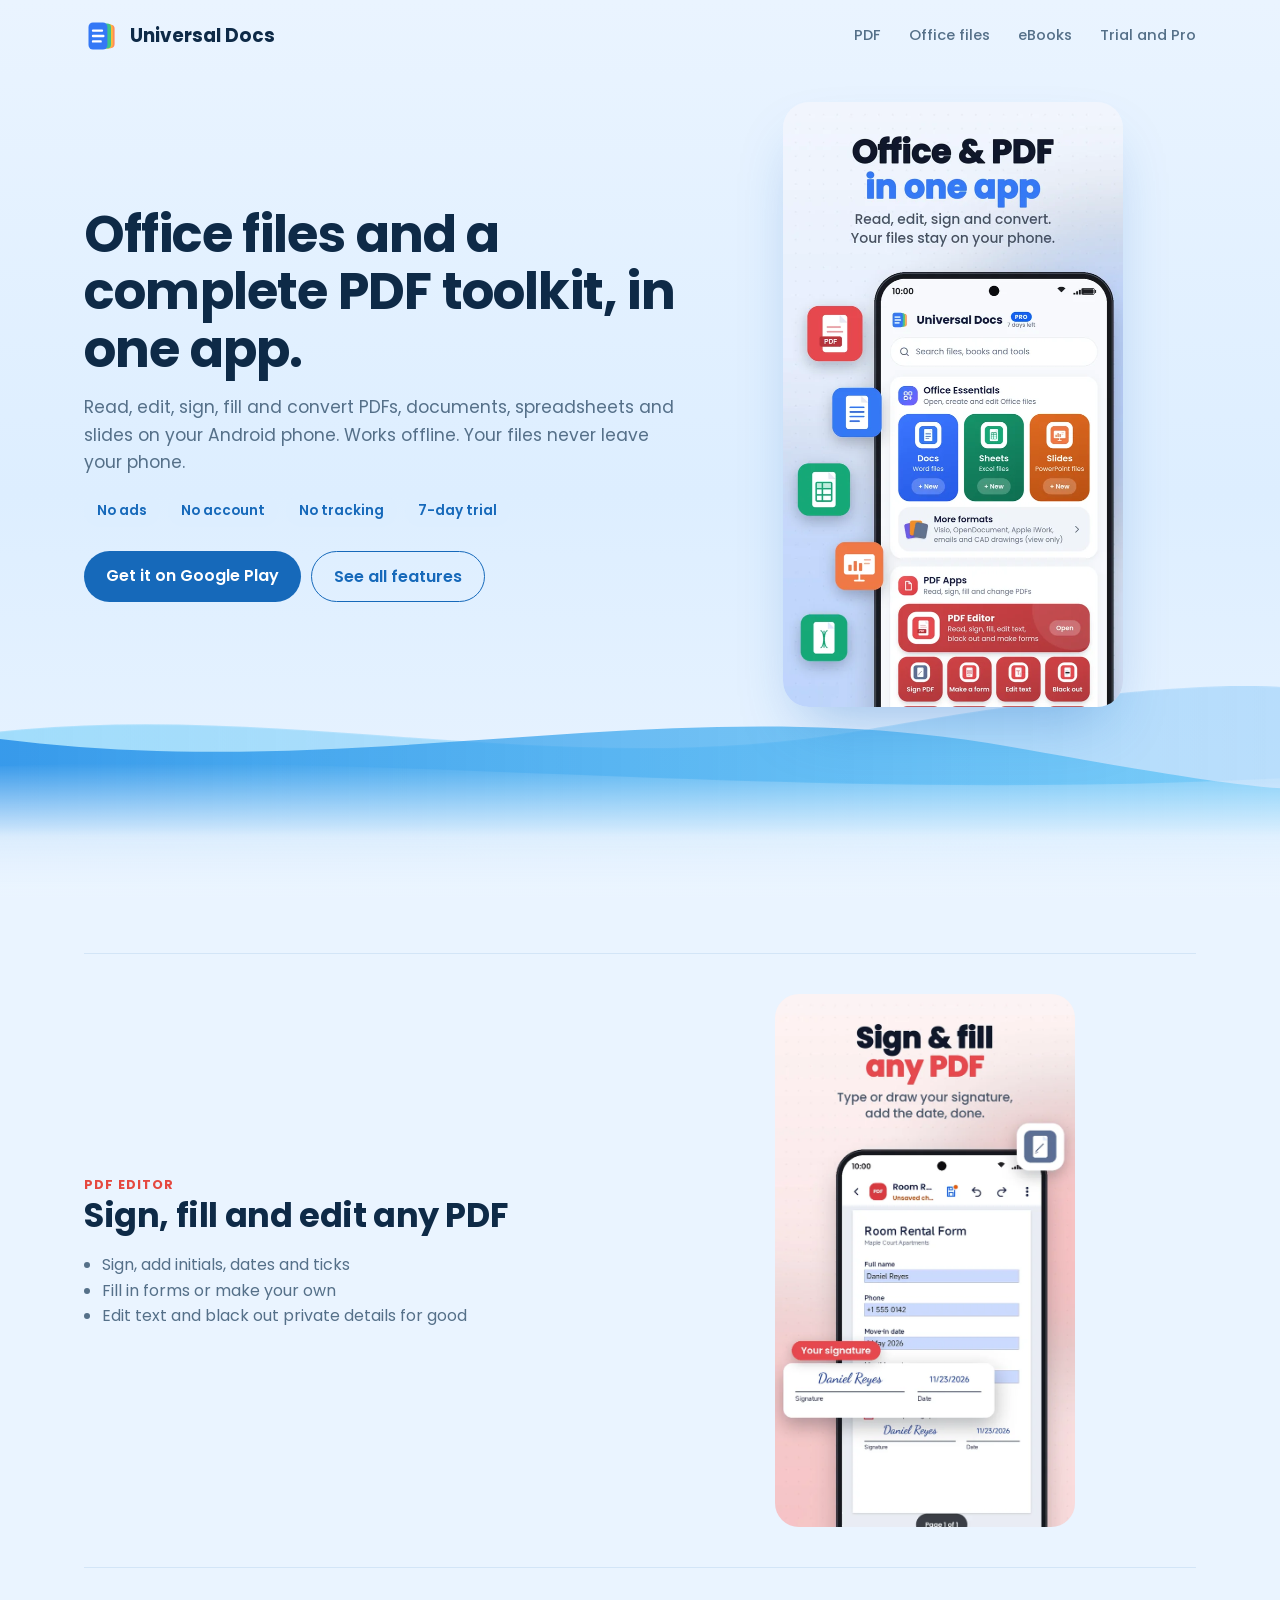
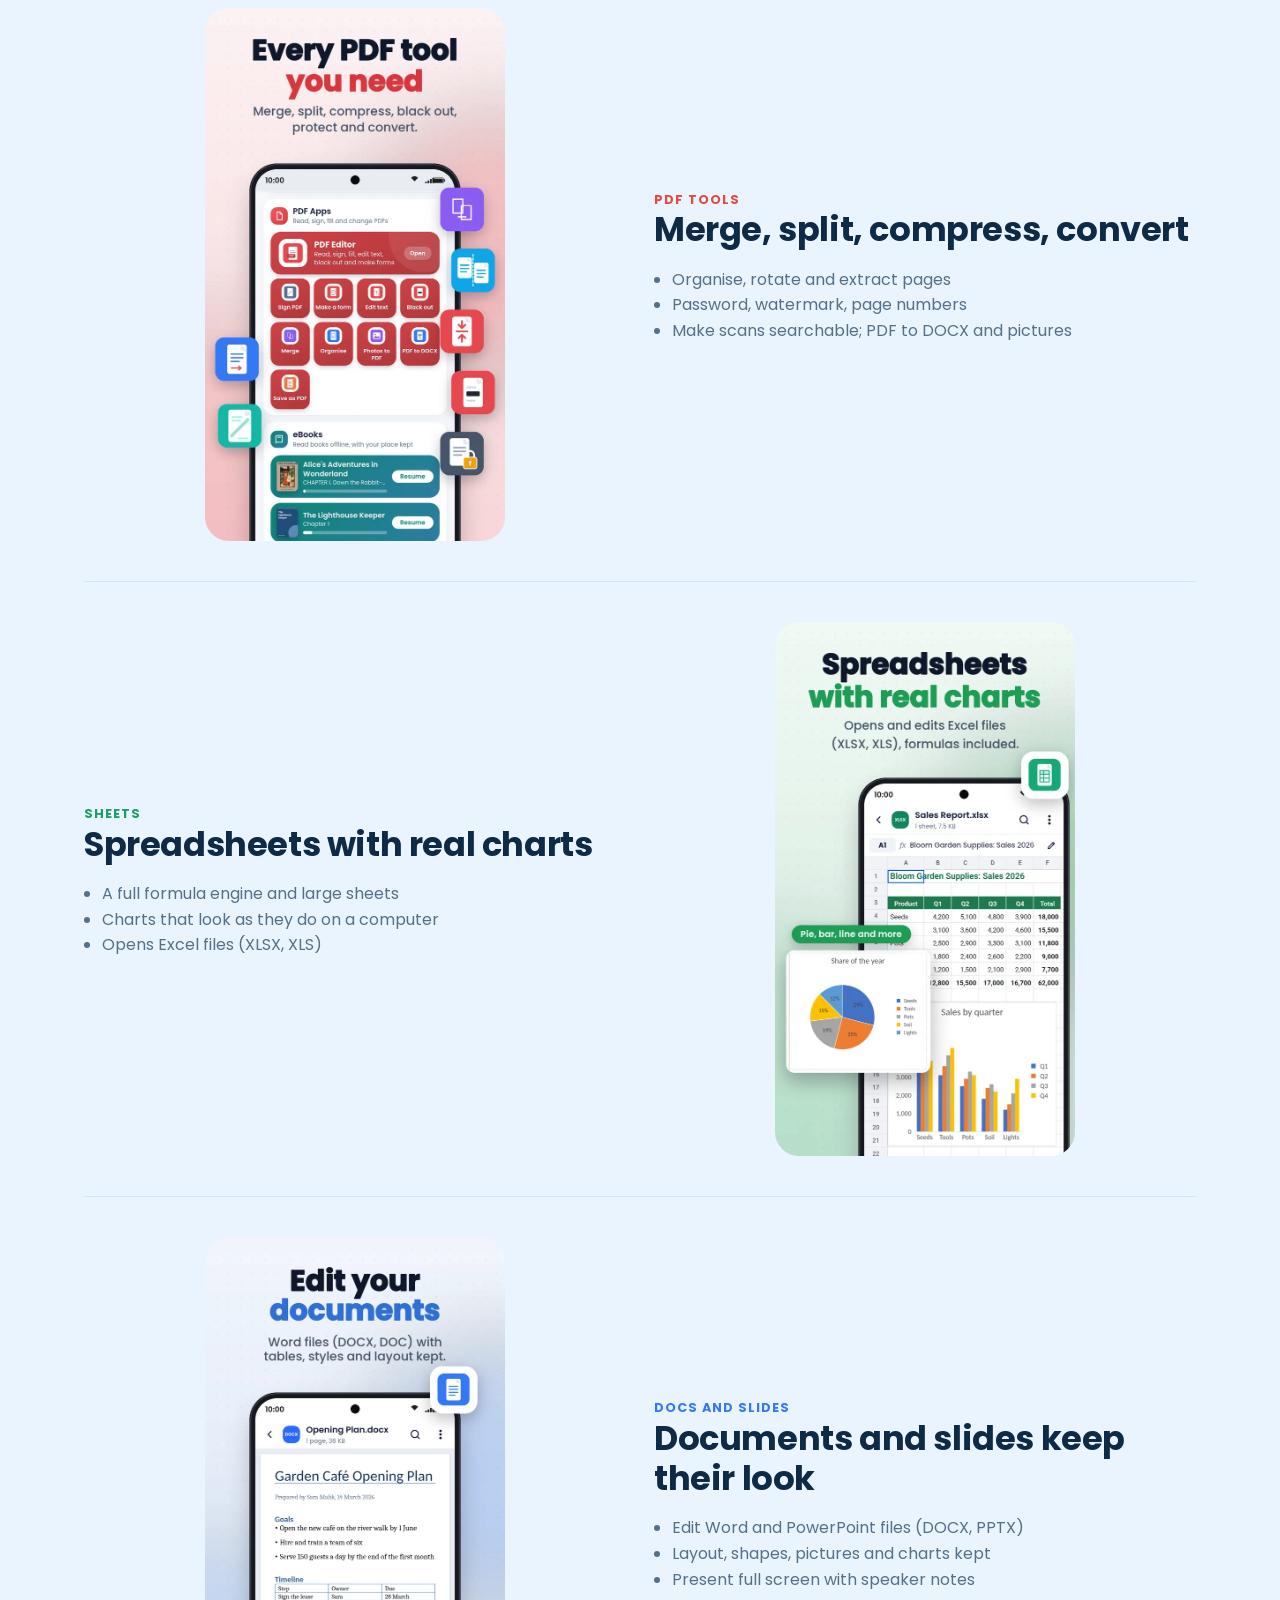
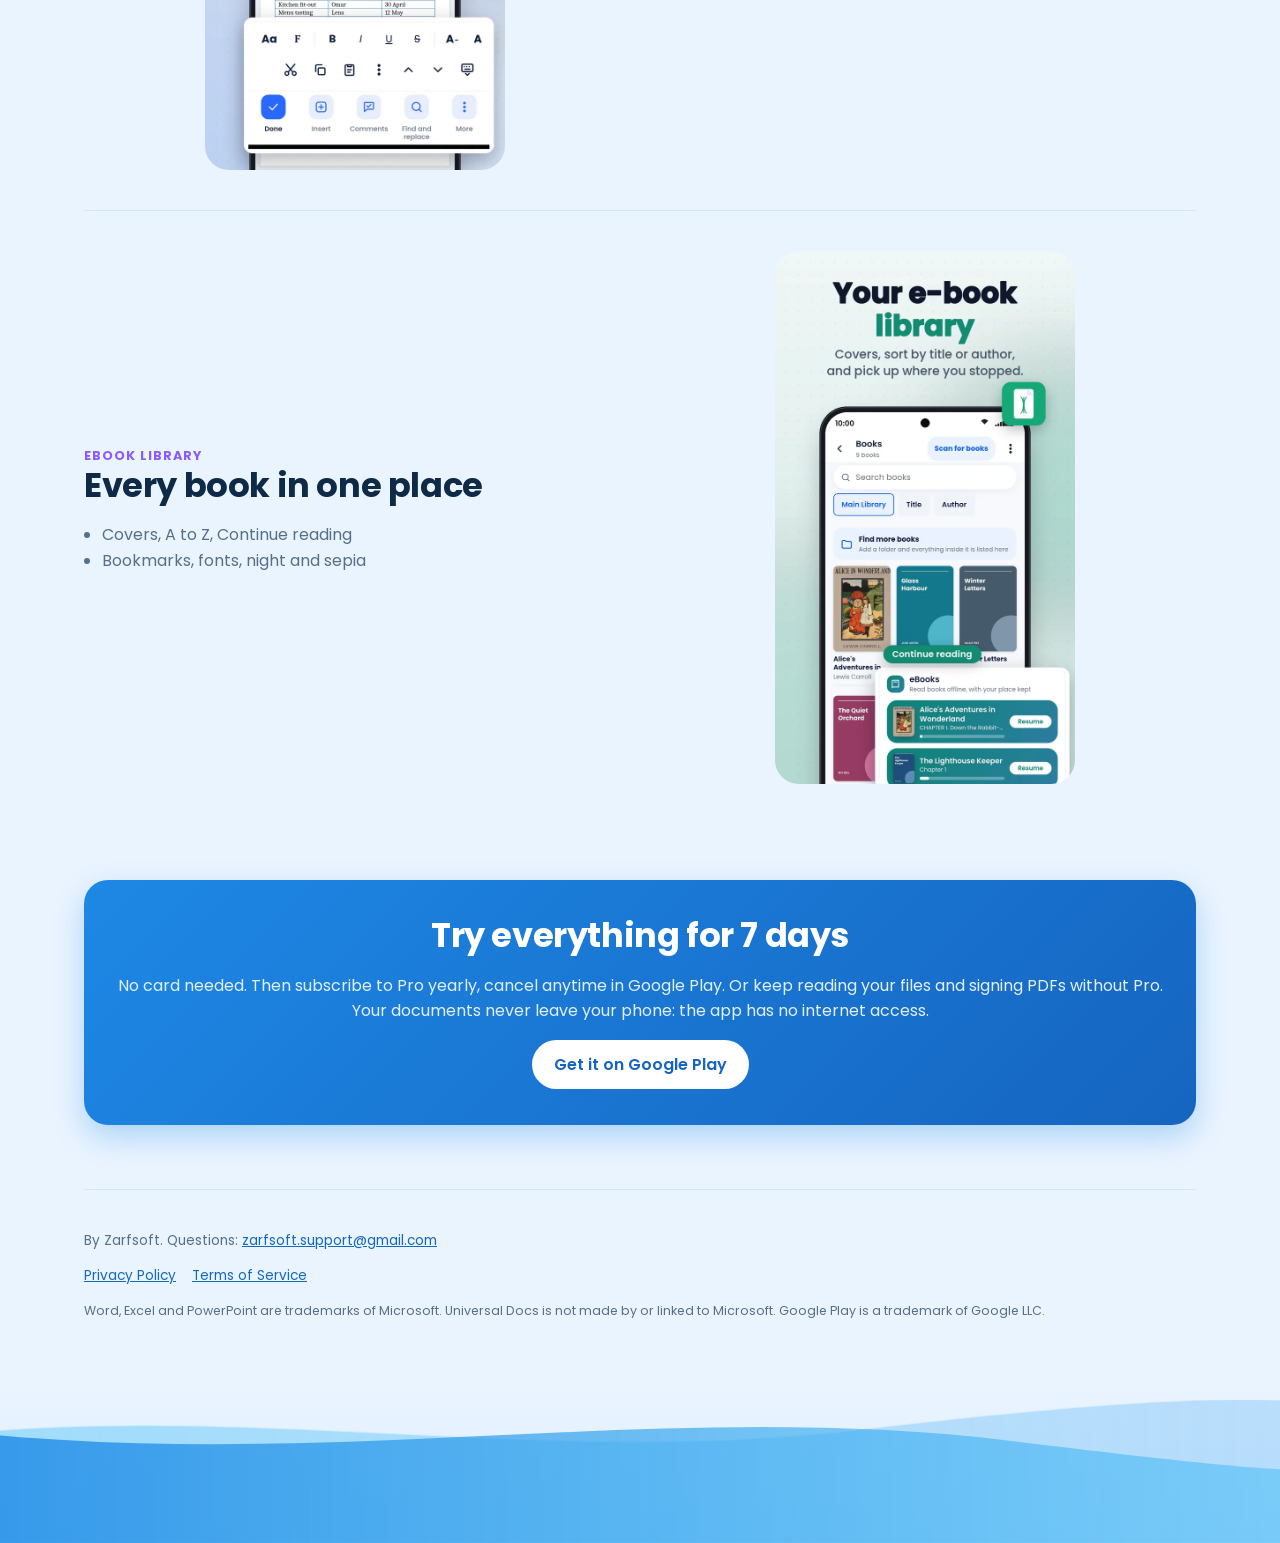
<file: index.html>
<!DOCTYPE html>
<html lang="en">
<head>
<meta charset="utf-8">
<meta name="viewport" content="width=device-width, initial-scale=1">
<title>Universal Docs</title>
<meta name="description" content="Office files and a complete PDF toolkit in one Android app. Read, edit, sign, fill and convert PDFs, documents, spreadsheets and slides. Works offline; your files stay on your phone.">
<meta name="theme-color" content="#EAF4FF">
<link rel="icon" href="assets/logo.svg" type="image/svg+xml">
<link rel="stylesheet" href="assets/home.css">
</head>
<body>
<svg width="0" height="0" style="position:absolute" aria-hidden="true"><defs>
<linearGradient id="spW1" x1="0" y1="0" x2="1" y2="0"><stop offset="0" class="sp-w1a" stop-opacity=".85"/><stop offset="1" class="sp-w1b" stop-opacity=".55"/></linearGradient>
<linearGradient id="spW2" x1="0" y1="0" x2="1" y2="0"><stop offset="0" class="sp-w2a" stop-opacity=".7"/><stop offset="1" class="sp-w2b" stop-opacity=".5"/></linearGradient>
<linearGradient id="spW3" x1="0" y1="0" x2="0" y2="1"><stop offset="0" class="sp-fade" stop-opacity="0"/><stop offset=".55" class="sp-fade" stop-opacity=".9"/><stop offset="1" class="sp-fade" stop-opacity="1"/></linearGradient>
</defs></svg>
<div class="splash">
<svg class="waves" viewBox="0 0 400 300" preserveAspectRatio="none" aria-hidden="true">
<path class="w-back" d="M0 120 C 90 40, 170 170, 260 100 S 380 40, 400 70 L400 300 L0 300 Z" fill="url(#spW2)"/>
<path class="w-front" d="M0 90 C 110 190, 200 40, 300 120 S 380 170, 400 130 L400 300 L0 300 Z" fill="url(#spW1)"/>
<path class="w-fade" d="M0 150 C 120 110, 240 200, 400 150 L400 300 L0 300 Z" fill="url(#spW3)"/>
</svg>
<div class="wrap">
<header class="nav">
<svg viewBox="0 0 40 40"><rect x="14" y="7.5" width="20" height="26" rx="4.5" fill="#FF8A5B"/><rect x="12" y="6.8" width="20" height="27" rx="4.5" fill="#FDBA3B"/><rect x="10" y="6" width="20" height="28" rx="4.5" fill="#3CC48A"/><rect x="5" y="5" width="21" height="30" rx="5" fill="#3478F6"/><path d="M10 14h10M10 20h11.5M10 26h8.5" stroke="#FFF" stroke-width="2.6" stroke-linecap="round"/></svg>
<a class="name" href="./">Universal Docs</a><a class="l" href="#pdf">PDF</a><a class="l" href="#office">Office files</a><a class="l" href="#ebooks">eBooks</a><a class="l" href="#trial">Trial and Pro</a>
</header>

<section class="hero">
<div><h1>Office files and a complete PDF toolkit, in one app.</h1>
<p class="lead muted">Read, edit, sign, fill and convert PDFs, documents, spreadsheets and slides on your Android phone. Works offline. Your files never leave your phone.</p>
<ul class="pills"><li>No ads</li><li>No account</li><li>No tracking</li><li>7-day trial</li></ul>
<div class="cta"><a class="btn" href="https://play.google.com/store/apps/details?id=com.universaldocs.viewer">Get it on Google Play</a><a class="btn ghost" href="#features">See all features</a></div></div>
<img src="assets/shots/01_office_pdf_one_app.webp" alt="Universal Docs Home screen with Docs, Sheets, Slides and PDF apps" width="680" height="1209">
</section>
</div></div>

<div class="wrap">
<section id="features">
<div class="row" id="pdf"><div><div class="kicker" style="color:var(--pdf)">PDF Editor</div><h2>Sign, fill and edit any PDF</h2>
<ul><li>Sign, add initials, dates and ticks</li><li>Fill in forms or make your own</li><li>Edit text and black out private details for good</li></ul></div>
<img src="assets/shots/02_sign_fill_pdf.webp" alt="Signing and filling in a PDF form" width="680" height="1209" loading="lazy"></div>

<div class="row flip"><div><div class="kicker" style="color:var(--pdf)">PDF tools</div><h2>Merge, split, compress, convert</h2>
<ul><li>Organise, rotate and extract pages</li><li>Password, watermark, page numbers</li><li>Make scans searchable; PDF to DOCX and pictures</li></ul></div>
<img src="assets/shots/03_pdf_tools.webp" alt="PDF tools: merge, split, compress and more" width="680" height="1209" loading="lazy"></div>

<div class="row"><div><div class="kicker" style="color:var(--sheets)">Sheets</div><h2>Spreadsheets with real charts</h2>
<ul><li>A full formula engine and large sheets</li><li>Charts that look as they do on a computer</li><li>Opens Excel files (XLSX, XLS)</li></ul></div>
<img src="assets/shots/04_excel_charts.webp" alt="A spreadsheet with a pie chart and a bar chart" width="680" height="1209" loading="lazy"></div>

<div class="row flip" id="office"><div><div class="kicker" style="color:var(--docs)">Docs and Slides</div><h2>Documents and slides keep their look</h2>
<ul><li>Edit Word and PowerPoint files (DOCX, PPTX)</li><li>Layout, shapes, pictures and charts kept</li><li>Present full screen with speaker notes</li></ul></div>
<img src="assets/shots/05_word_edit.webp" alt="Editing a document" width="680" height="1209" loading="lazy"></div>

<div class="row" id="ebooks"><div><div class="kicker" style="color:var(--books)">eBook Library</div><h2>Every book in one place</h2>
<ul><li>Covers, A to Z, Continue reading</li><li>Bookmarks, fonts, night and sepia</li></ul></div>
<img src="assets/shots/07_ebook_library.webp" alt="The e-book Library with covers" width="680" height="1209" loading="lazy"></div>
</section>

<section id="trial"><div class="band"><h2>Try everything for 7 days</h2>
<p class="muted">No card needed. Then subscribe to Pro yearly, cancel anytime in Google Play. Or keep reading your files and signing PDFs without Pro. Your documents never leave your phone: the app has no internet access.</p>
<a class="btn" href="https://play.google.com/store/apps/details?id=com.universaldocs.viewer">Get it on Google Play</a></div></section>

<footer><p>By Zarfsoft. Questions: <a href="mailto:zarfsoft.support@gmail.com">zarfsoft.support@gmail.com</a></p><p><a href="privacy/">Privacy Policy</a><a href="terms/">Terms of Service</a></p>
<p class="tm">Word, Excel and PowerPoint are trademarks of Microsoft. Universal Docs is not made by or linked to Microsoft. Google Play is a trademark of Google LLC.</p></footer>
</div>
<div class="splash end" style="padding-bottom:0;height:170px;background:linear-gradient(180deg,var(--bg),var(--sp-glow))">
<svg class="waves" viewBox="0 0 400 300" preserveAspectRatio="none" aria-hidden="true" style="height:170px">
<path class="w-back" d="M0 120 C 90 40, 170 170, 260 100 S 380 40, 400 70 L400 300 L0 300 Z" fill="url(#spW2)"/>
<path class="w-front" d="M0 90 C 110 190, 200 40, 300 120 S 380 170, 400 130 L400 300 L0 300 Z" fill="url(#spW1)"/>
</svg></div>
</body></html>
</file>
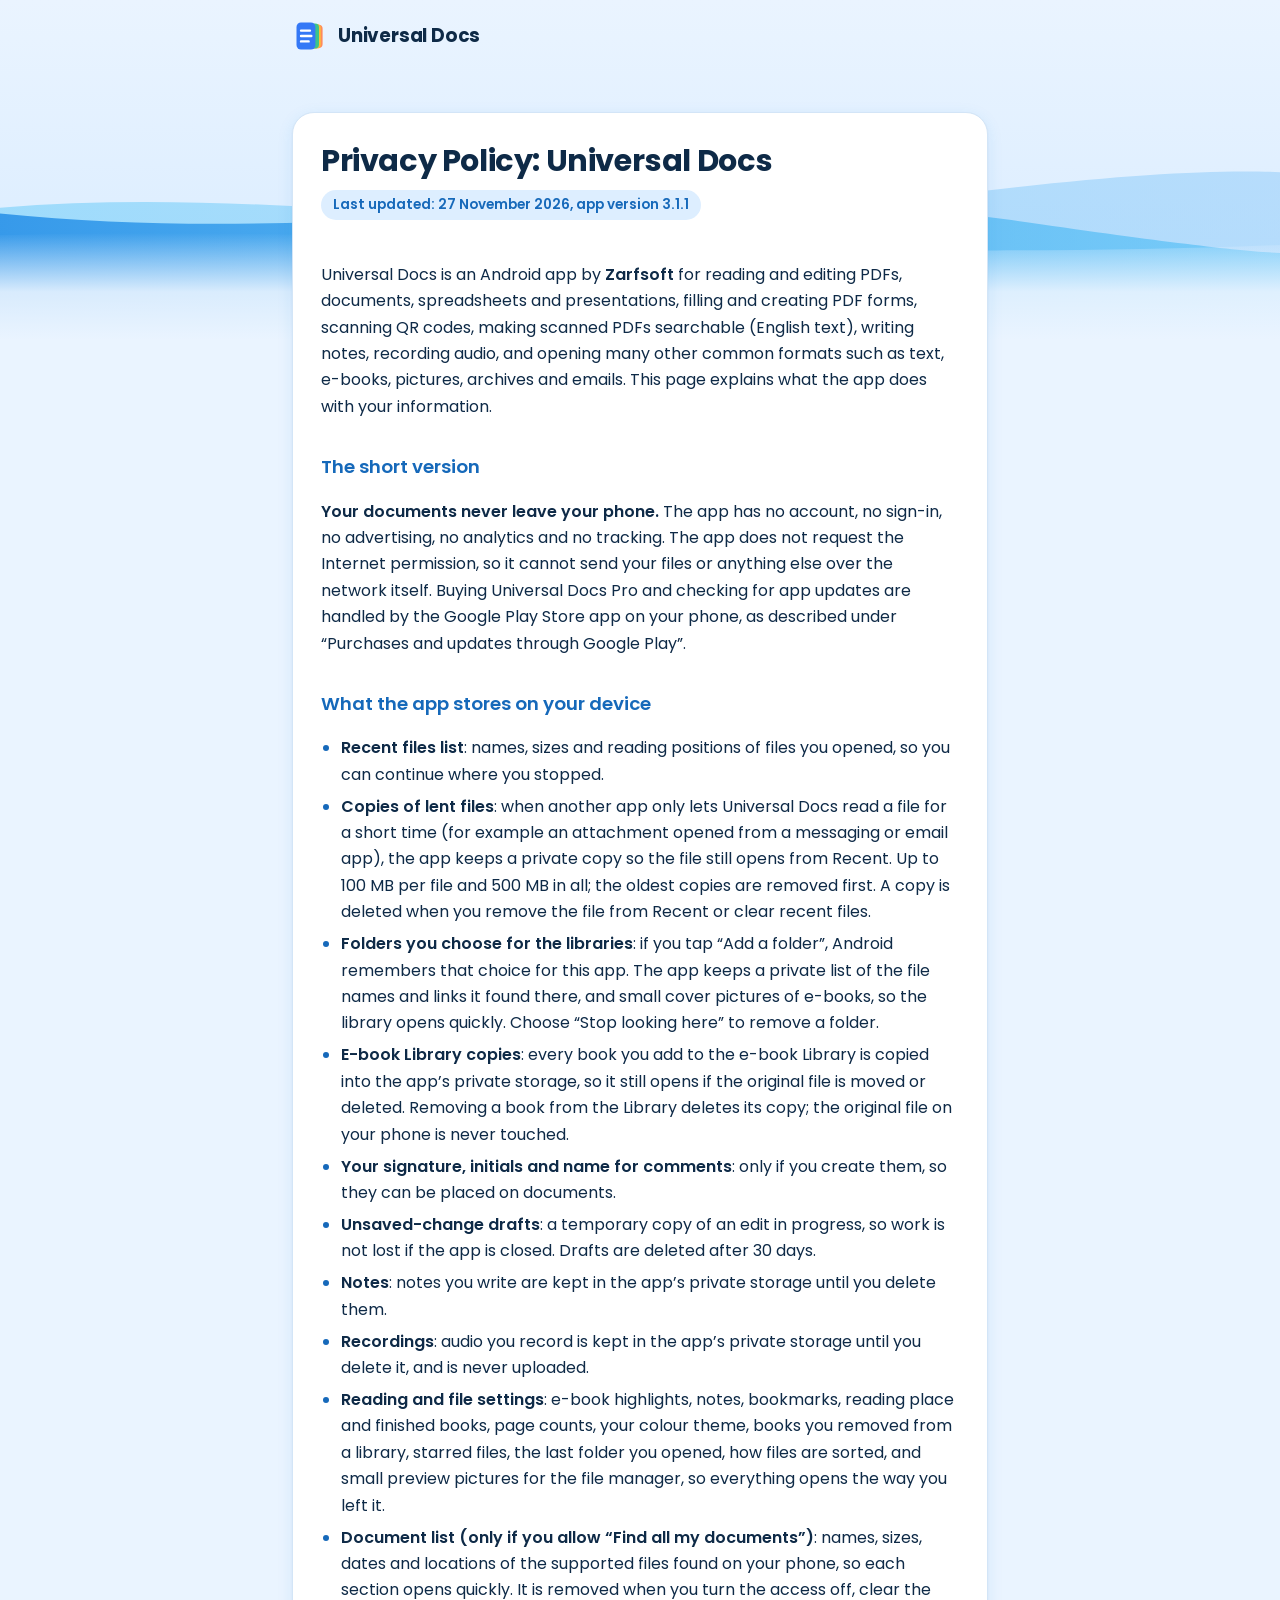
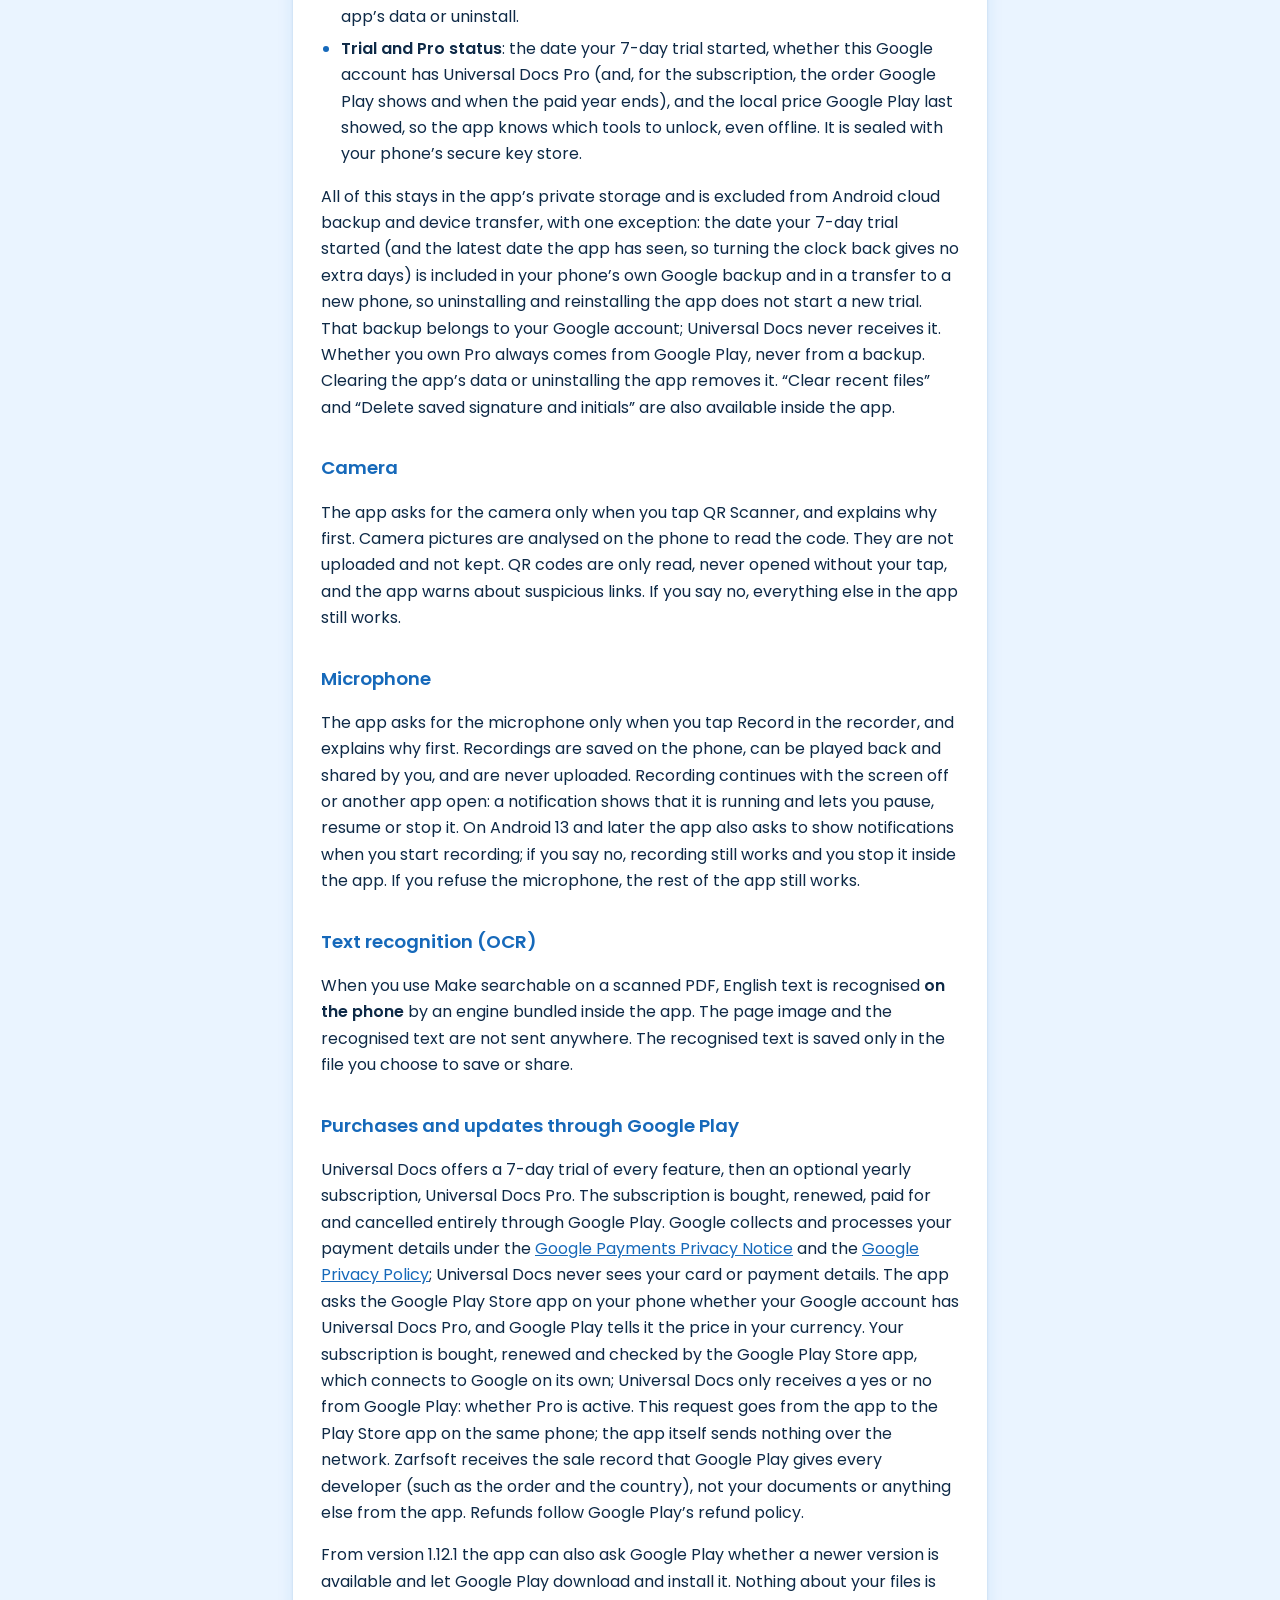
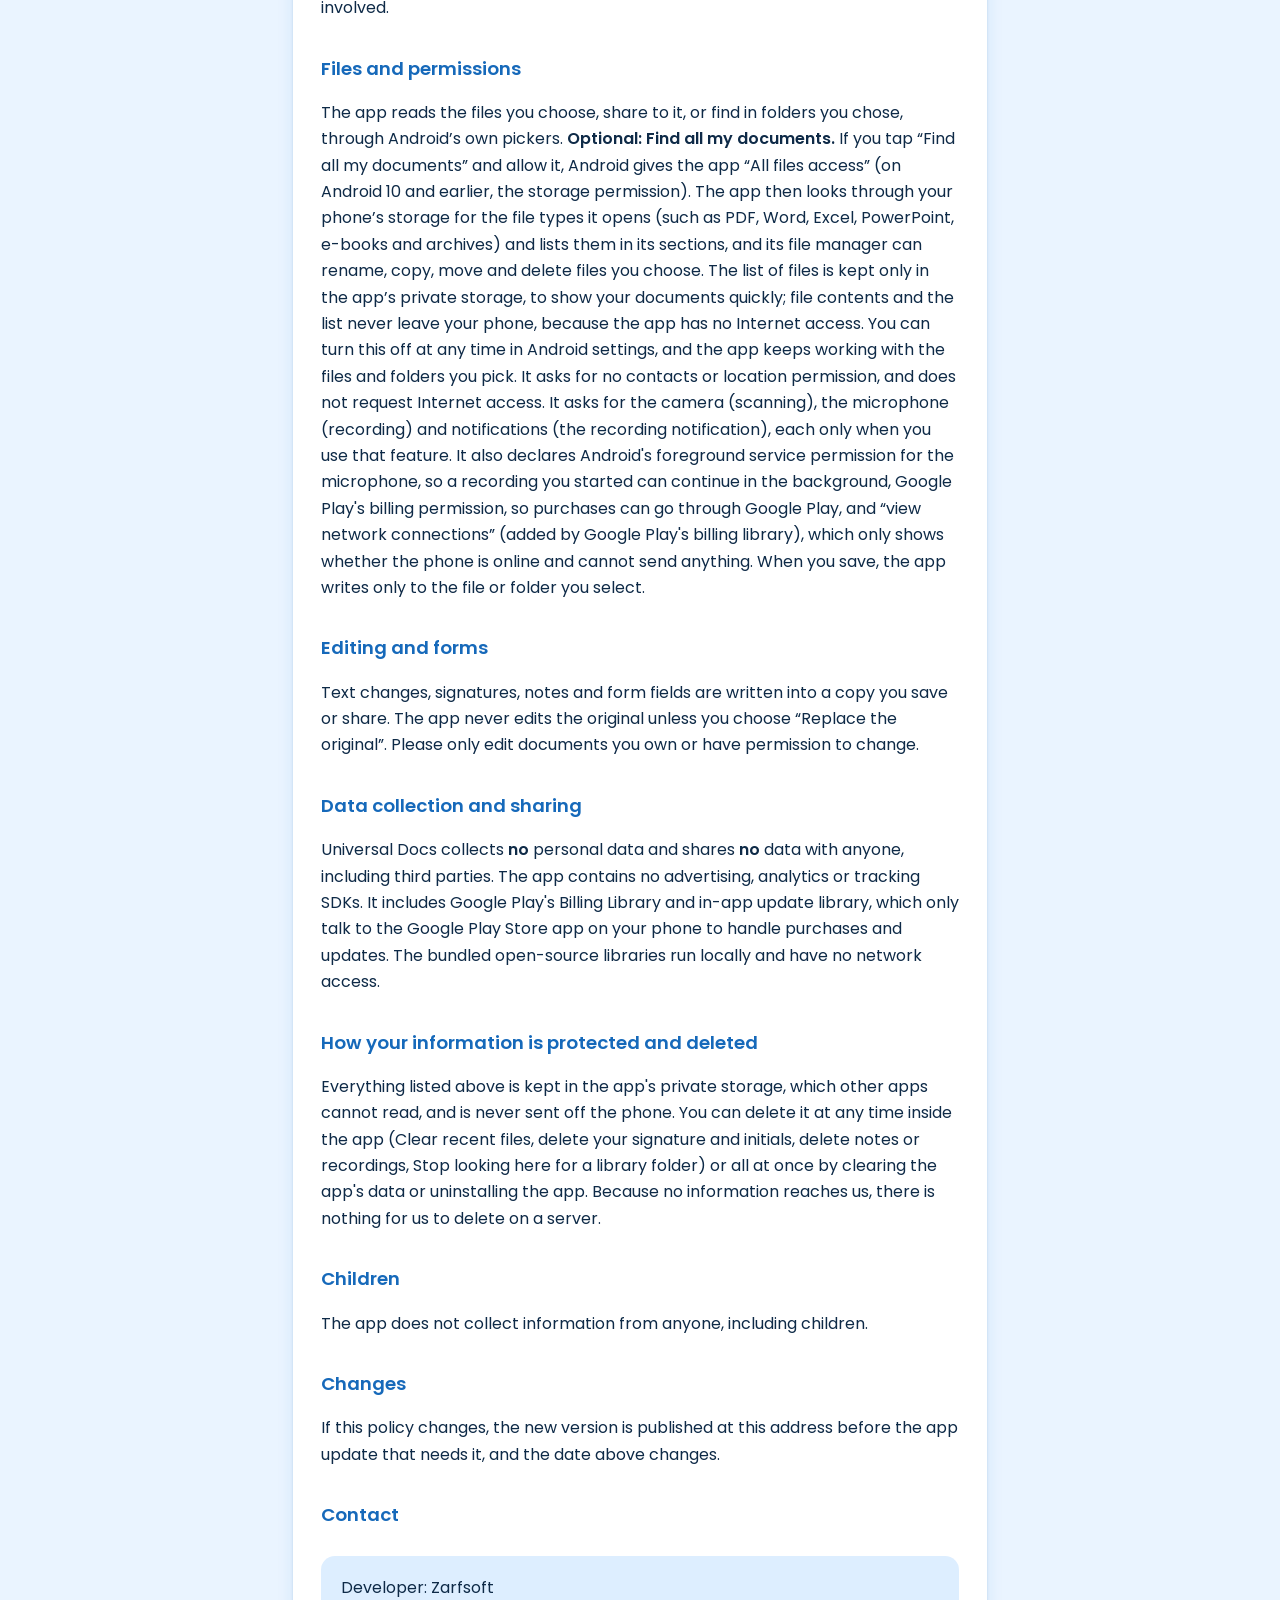
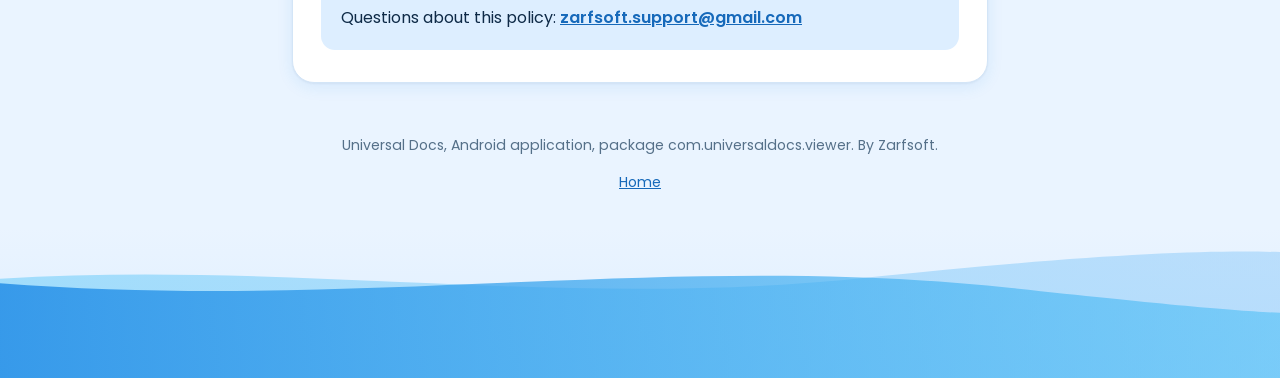
<file: privacy/index.html>
<!DOCTYPE html>
<html lang="en">
<head>
<meta charset="utf-8">
<meta name="viewport" content="width=device-width, initial-scale=1">
<title>Privacy Policy: Universal Docs</title>
<link rel="icon" href="../assets/logo.svg" type="image/svg+xml">
<meta name="theme-color" content="#EAF4FF">
<link rel="stylesheet" href="../assets/site.css">
</head>
<body>
<svg width="0" height="0" style="position:absolute" aria-hidden="true"><defs>
<linearGradient id="spW1" x1="0" y1="0" x2="1" y2="0"><stop offset="0" class="sp-w1a" stop-opacity=".85"/><stop offset="1" class="sp-w1b" stop-opacity=".55"/></linearGradient>
<linearGradient id="spW2" x1="0" y1="0" x2="1" y2="0"><stop offset="0" class="sp-w2a" stop-opacity=".7"/><stop offset="1" class="sp-w2b" stop-opacity=".5"/></linearGradient>
<linearGradient id="spW3" x1="0" y1="0" x2="0" y2="1"><stop offset="0" class="sp-fade" stop-opacity="0"/><stop offset=".55" class="sp-fade" stop-opacity=".9"/><stop offset="1" class="sp-fade" stop-opacity="1"/></linearGradient>
</defs></svg>
<div class="sky" aria-hidden="true"><svg class="waves" viewBox="0 0 400 300" preserveAspectRatio="none">
<path class="w-back" d="M0 120 C 90 40, 170 170, 260 100 S 380 40, 400 70 L400 300 L0 300 Z" fill="url(#spW2)"/>
<path class="w-front" d="M0 90 C 110 190, 200 40, 300 120 S 380 170, 400 130 L400 300 L0 300 Z" fill="url(#spW1)"/>
<path class="w-fade" d="M0 150 C 120 110, 240 200, 400 150 L400 300 L0 300 Z" fill="url(#spW3)"/>
</svg></div>
<div class="wrap">
  <header class="top">
    <svg viewBox="0 0 40 40" aria-hidden="true"><rect x="14" y="7.5" width="20" height="26" rx="4.5" fill="#FF8A5B"/><rect x="12" y="6.8" width="20" height="27" rx="4.5" fill="#FDBA3B"/><rect x="10" y="6" width="20" height="28" rx="4.5" fill="#3CC48A"/><rect x="5" y="5" width="21" height="30" rx="5" fill="#3478F6"/><path d="M10 14h10M10 20h11.5M10 26h8.5" stroke="#FFFFFF" stroke-width="2.6" stroke-linecap="round"/></svg>
    <a class="name" href="../">Universal Docs</a>
  </header>
  <main class="doc">
<h1>Privacy Policy: Universal Docs</h1>
<p class="date">Last updated: 27 November 2026, app version 3.1.1</p>

<p>Universal Docs is an Android app by <strong>Zarfsoft</strong> for reading and editing PDFs, documents, spreadsheets and
presentations, filling and creating PDF forms, scanning QR codes, making scanned PDFs searchable (English text),
writing notes, recording audio, and opening many other common formats such as text, e-books, pictures, archives and emails.
This page explains what the app does with your information.</p>

<h2>The short version</h2>
<p><strong>Your documents never leave your phone.</strong> The app has no account, no sign-in, no advertising,
no analytics and no tracking. The app does not request the Internet permission, so it cannot send your files
or anything else over the network itself. Buying Universal Docs Pro and checking for app updates are handled by the
Google Play Store app on your phone, as described under “Purchases and updates through Google Play”.</p>

<h2>What the app stores on your device</h2>
<ul>
  <li><strong>Recent files list</strong>: names, sizes and reading positions of files you opened, so you can continue where you stopped.</li>
  <li><strong>Copies of lent files</strong>: when another app only lets Universal Docs read a file for a short time (for example an
      attachment opened from a messaging or email app), the app keeps a private copy so the file still opens from Recent.
      Up to 100 MB per file and 500 MB in all; the oldest copies are removed first. A copy is deleted when you remove the
      file from Recent or clear recent files.</li>
  <li><strong>Folders you choose for the libraries</strong>: if you tap “Add a folder”, Android remembers that choice for this app.
      The app keeps a private list of the file names and links it found there, and small cover pictures of e-books, so the library
      opens quickly. Choose “Stop looking here” to remove a folder.</li>
  <li><strong>E-book Library copies</strong>: every book you add to the e-book Library is copied into the app’s private storage, so it
      still opens if the original file is moved or deleted. Removing a book from the Library deletes its copy; the original file on your phone is never touched.</li>
  <li><strong>Your signature, initials and name for comments</strong>: only if you create them, so they can be placed on documents.</li>
  <li><strong>Unsaved-change drafts</strong>: a temporary copy of an edit in progress, so work is not lost if the app is closed.
      Drafts are deleted after 30 days.</li>
  <li><strong>Notes</strong>: notes you write are kept in the app’s private storage until you delete them.</li>
  <li><strong>Recordings</strong>: audio you record is kept in the app’s private storage until you delete it, and is never uploaded.</li>
  <li><strong>Reading and file settings</strong>: e-book highlights, notes, bookmarks, reading place and finished books, page counts, your colour theme, books you removed from a library, starred files, the last folder you opened, how files are sorted, and small preview pictures for the file manager, so everything opens the way you left it.</li>
  <li><strong>Document list (only if you allow “Find all my documents”)</strong>: names, sizes, dates and locations of the supported
      files found on your phone, so each section opens quickly. It is removed when you turn the access off, clear the app’s data or uninstall.</li>
  <li><strong>Trial and Pro status</strong>: the date your 7-day trial started, whether this Google account has Universal Docs Pro
      (and, for the subscription, the order Google Play shows and when the paid year ends), and the local price Google Play last showed,
      so the app knows which tools to unlock, even offline. It is sealed with your phone’s secure key store.</li>
</ul>
<p>All of this stays in the app’s private storage and is excluded from Android cloud backup and device transfer, with one exception: the date your 7-day trial started (and the latest date the app has seen, so turning the clock back gives no extra days) is included in your phone’s own Google backup and in a transfer to a new phone, so uninstalling and reinstalling the app does not start a new trial. That backup belongs to your Google account; Universal Docs never receives it. Whether you own Pro always comes from Google Play, never from a backup.
Clearing the app’s data or uninstalling the app removes it. “Clear recent files” and “Delete saved signature and initials” are also
available inside the app.</p>

<h2>Camera</h2>
<p>The app asks for the camera only when you tap QR Scanner, and explains why first.
Camera pictures are analysed on the phone to read the code. They are not uploaded and not kept. QR codes are only read, never opened without your tap, and the app warns about
suspicious links. If you say no, everything else in the app still works.</p>

<h2>Microphone</h2>
<p>The app asks for the microphone only when you tap Record in the recorder, and explains why first. Recordings are saved on the phone,
can be played back and shared by you, and are never uploaded. Recording continues with the screen off or another app open: a notification
shows that it is running and lets you pause, resume or stop it. On Android 13 and later the app also asks to show notifications
when you start recording; if you say no, recording still works and you stop it inside the app. If you refuse the microphone,
the rest of the app still works.</p>

<h2>Text recognition (OCR)</h2>
<p>When you use Make searchable on a scanned PDF, English text is recognised <strong>on the phone</strong> by an engine
bundled inside the app. The page image and the recognised text are not sent anywhere. The recognised text is saved only
in the file you choose to save or share.</p>

<h2>Purchases and updates through Google Play</h2>
<p>Universal Docs offers a 7-day trial of every feature, then an optional yearly subscription, Universal Docs Pro.
The subscription is bought, renewed, paid for and cancelled entirely through Google Play. Google collects and processes your payment details under
the <a href="https://payments.google.com/payments/apis-secure/get_legal_document?ldo=0&amp;ldt=privacynotice">Google Payments Privacy Notice</a>
and the <a href="https://policies.google.com/privacy">Google Privacy Policy</a>; Universal Docs never sees your card or payment details.
The app asks the Google Play Store app on your phone whether your Google account has Universal Docs Pro, and Google Play tells it
the price in your currency. Your subscription is bought, renewed and checked by the Google Play Store app, which connects to Google on its own; Universal Docs only receives a yes or no from Google Play: whether Pro is active. This request goes from the app to the Play Store app on the same phone; the app itself sends nothing over the
network. Zarfsoft receives the sale record that Google Play gives every developer (such as the order and the country), not your documents
or anything else from the app. Refunds follow Google Play’s refund policy.</p>
<p>From version 1.12.1 the app can also ask Google Play whether a newer version is available and let Google Play download and install it.
Nothing about your files is involved.</p>

<h2>Files and permissions</h2>
<p>The app reads the files you choose, share to it, or find in folders you chose, through Android’s own pickers.
<strong>Optional: Find all my documents.</strong> If you tap “Find all my documents” and allow it, Android gives the app
“All files access” (on Android 10 and earlier, the storage permission). The app then looks through your phone’s storage for the file types
it opens (such as PDF, Word, Excel, PowerPoint, e-books and archives) and lists them in its sections, and its file manager can rename, copy,
move and delete files you choose. The list of files is kept only in the app’s private storage, to show your documents quickly; file contents
and the list never leave your phone, because the app has no Internet access. You can turn this off at any time in Android settings, and the
app keeps working with the files and folders you pick.
It asks for no contacts or location permission, and does not request Internet access. It asks for the camera (scanning), the microphone (recording) and
notifications (the recording notification), each only when you use that feature. It also declares Android's foreground service permission
for the microphone, so a recording you started can continue in the background, Google Play's billing permission, so purchases can go
through Google Play, and “view network connections” (added by Google Play's billing library), which only shows whether the phone is online
and cannot send anything. When you save, the app writes only to the file or folder you select.</p>

<h2>Editing and forms</h2>
<p>Text changes, signatures, notes and form fields are written into a copy you save or share. The app never edits the
original unless you choose “Replace the original”. Please only edit documents you own or have permission to change.</p>

<h2>Data collection and sharing</h2>
<p>Universal Docs collects <strong>no</strong> personal data and shares <strong>no</strong> data with anyone, including
third parties. The app contains no advertising, analytics or tracking SDKs. It includes Google Play's Billing Library and in-app update
library, which only talk to the Google Play Store app on your phone to handle purchases and updates. The bundled open-source libraries
run locally and have no network access.</p>

<h2>How your information is protected and deleted</h2>
<p>Everything listed above is kept in the app's private storage, which other apps cannot read, and is never sent off the phone.
You can delete it at any time inside the app (Clear recent files, delete your signature and initials, delete notes or recordings,
Stop looking here for a library folder) or all at once by clearing the app's data or uninstalling the app. Because no information
reaches us, there is nothing for us to delete on a server.</p>

<h2>Children</h2>
<p>The app does not collect information from anyone, including children.</p>

<h2>Changes</h2>
<p>If this policy changes, the new version is published at this address before the app update that needs it, and the date above changes.</p>

<h2>Contact</h2>
<div class="contact">
  <p>Developer: Zarfsoft</p>
  <p>Questions about this policy: <a href="mailto:zarfsoft.support@gmail.com"><strong>zarfsoft.support@gmail.com</strong></a></p>
</div>
  </main>
  <footer>
    <p>Universal Docs, Android application, package com.universaldocs.viewer. By Zarfsoft.</p>
    <p><a href="../">Home</a></p>
  </footer>
</div>
<div class="foot-waves" aria-hidden="true"><svg class="waves" viewBox="0 0 400 300" preserveAspectRatio="none">
<path class="w-back" d="M0 120 C 90 40, 170 170, 260 100 S 380 40, 400 70 L400 300 L0 300 Z" fill="url(#spW2)"/>
<path class="w-front" d="M0 90 C 110 190, 200 40, 300 120 S 380 170, 400 130 L400 300 L0 300 Z" fill="url(#spW1)"/>
</svg></div>
</body>
</html>
</file>
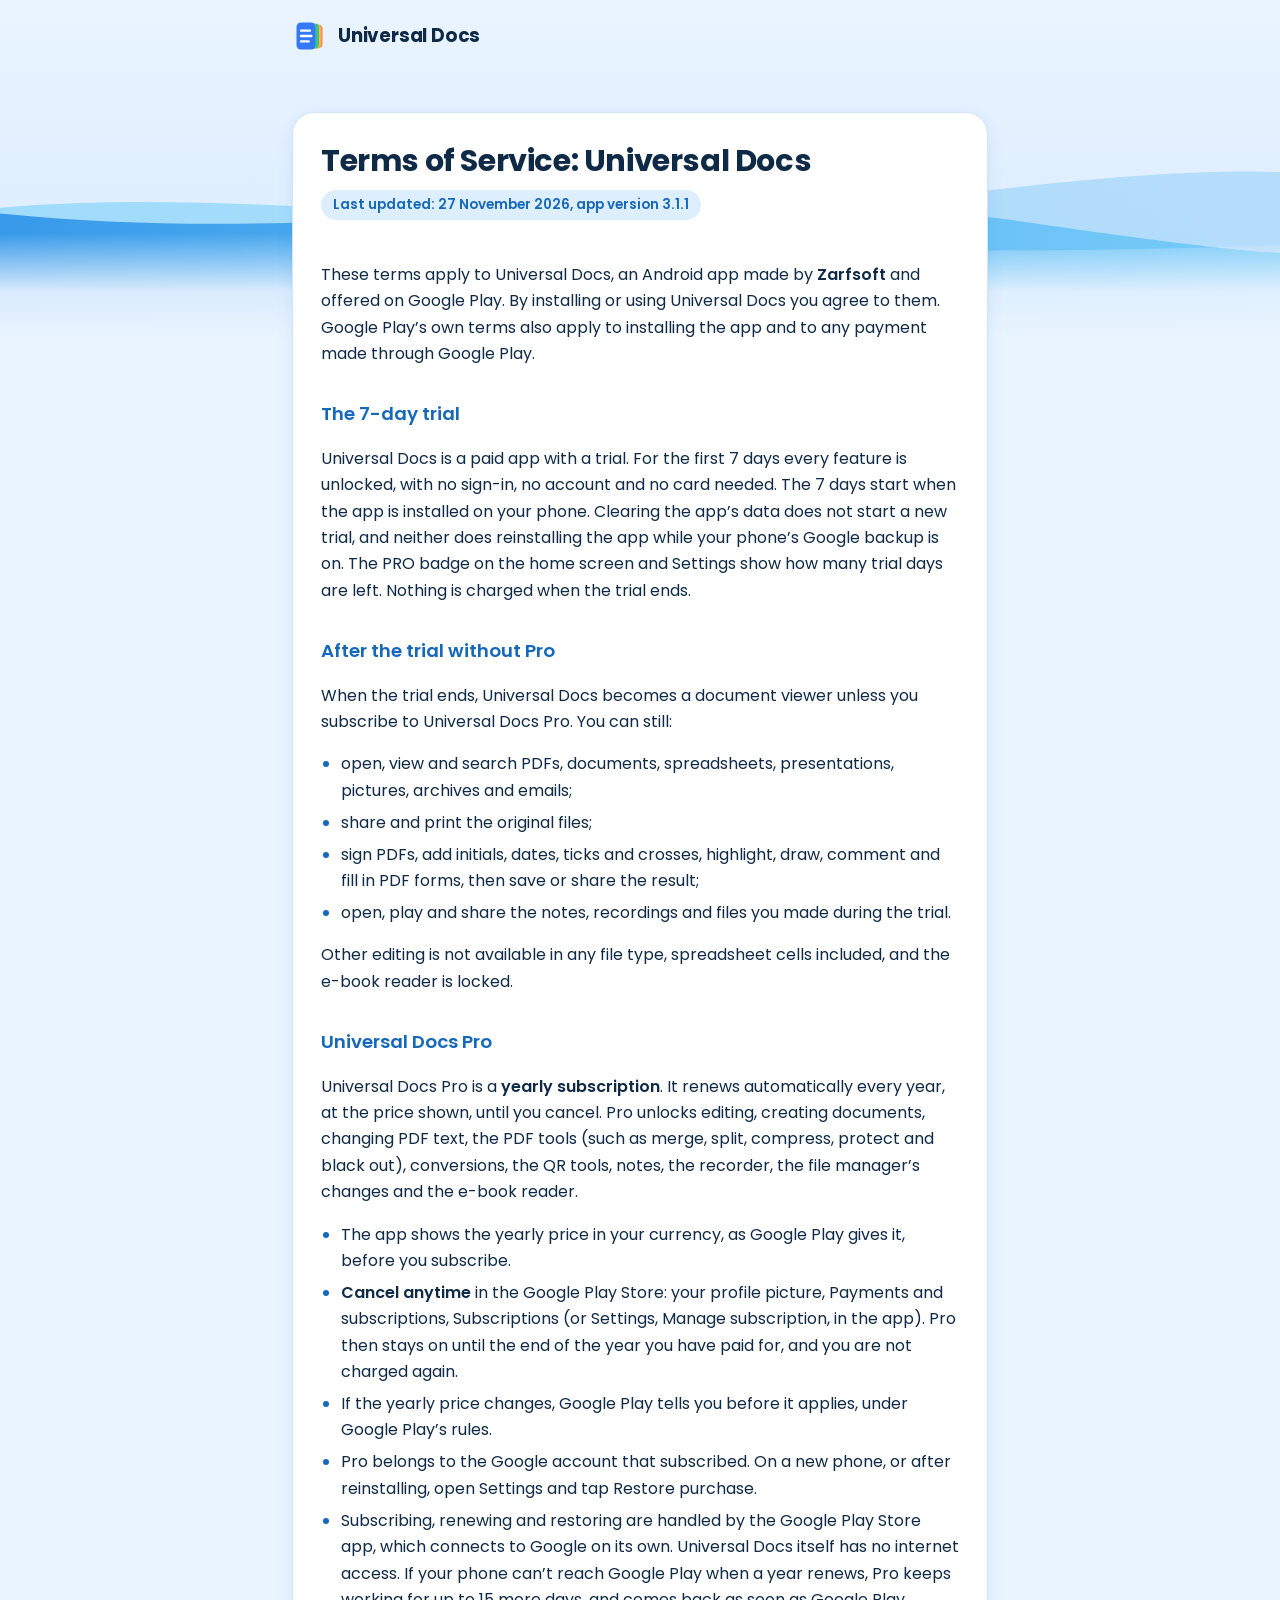
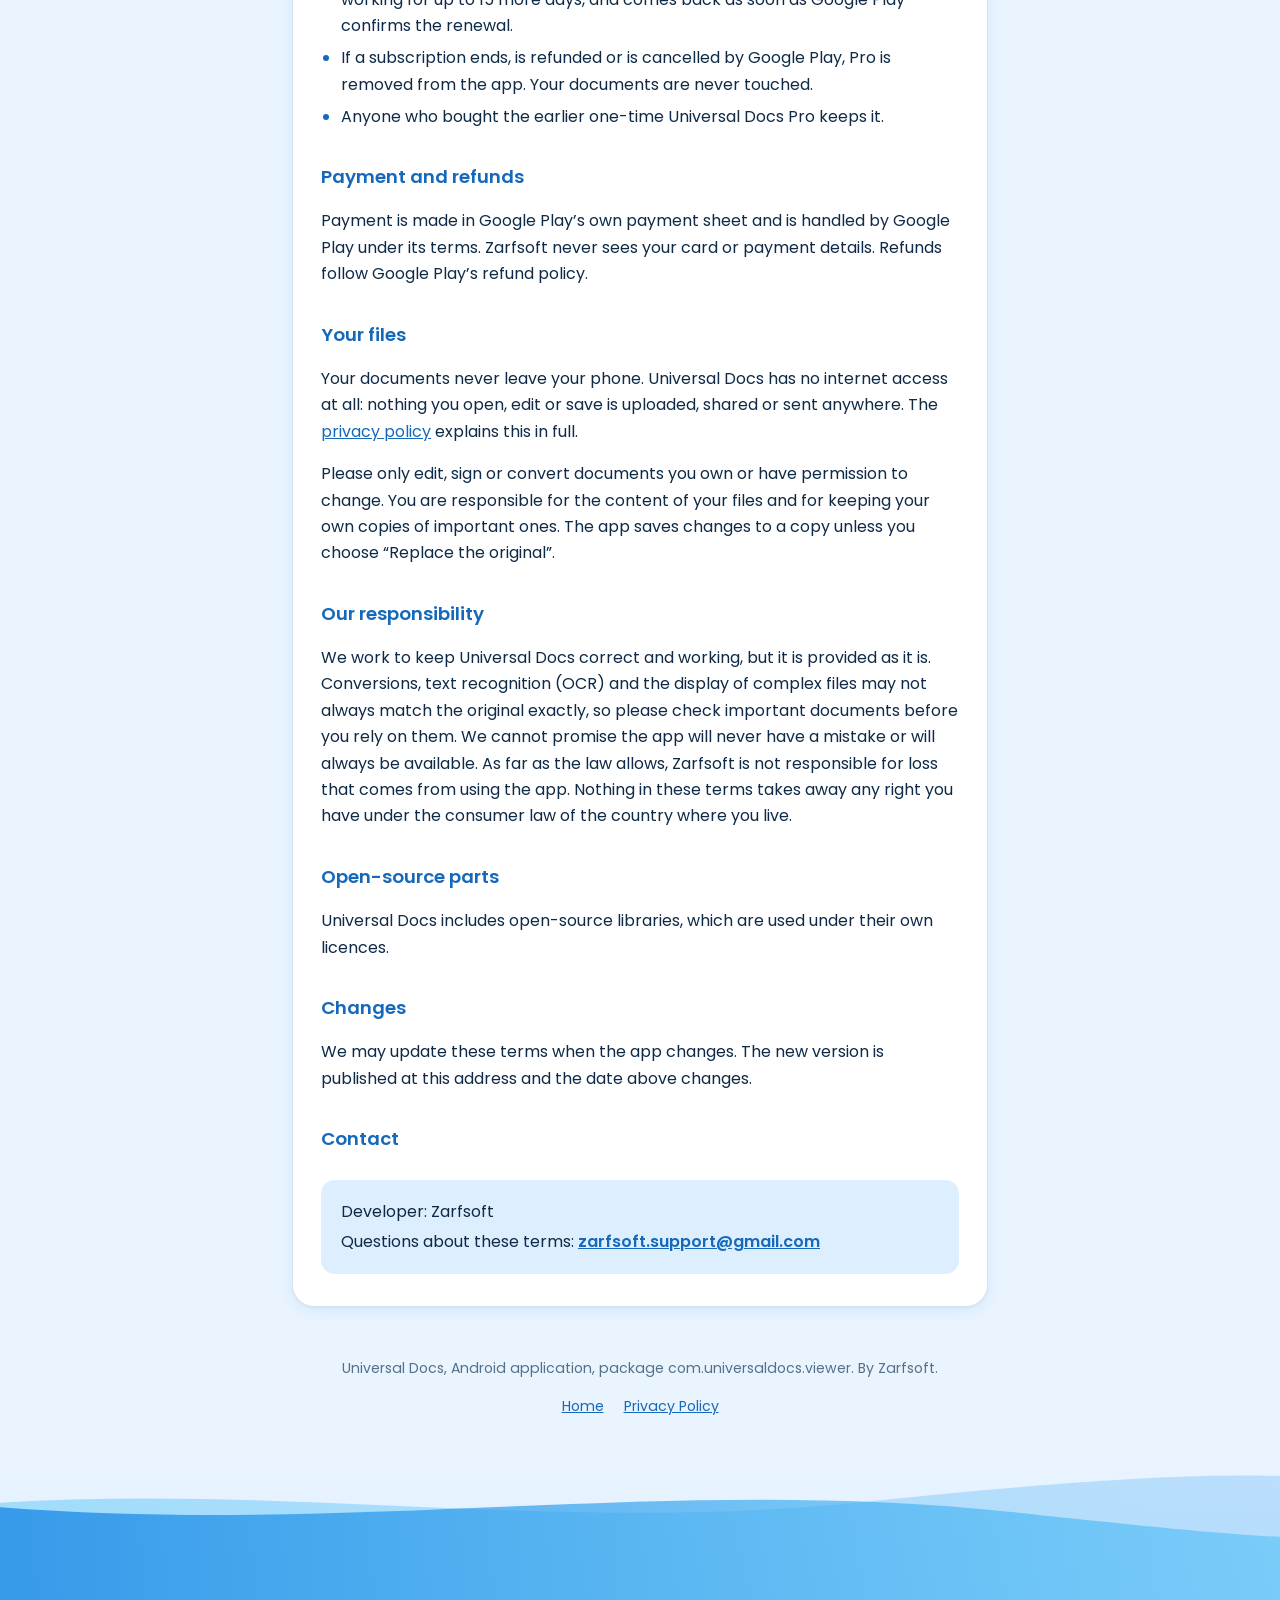
<file: terms/index.html>
<!DOCTYPE html>
<html lang="en">
<head>
<meta charset="utf-8">
<meta name="viewport" content="width=device-width, initial-scale=1">
<title>Terms of Service: Universal Docs</title>
<link rel="icon" href="../assets/logo.svg" type="image/svg+xml">
<meta name="theme-color" content="#EAF4FF">
<link rel="stylesheet" href="../assets/site.css">
</head>
<body>
<svg width="0" height="0" style="position:absolute" aria-hidden="true"><defs>
<linearGradient id="spW1" x1="0" y1="0" x2="1" y2="0"><stop offset="0" class="sp-w1a" stop-opacity=".85"/><stop offset="1" class="sp-w1b" stop-opacity=".55"/></linearGradient>
<linearGradient id="spW2" x1="0" y1="0" x2="1" y2="0"><stop offset="0" class="sp-w2a" stop-opacity=".7"/><stop offset="1" class="sp-w2b" stop-opacity=".5"/></linearGradient>
<linearGradient id="spW3" x1="0" y1="0" x2="0" y2="1"><stop offset="0" class="sp-fade" stop-opacity="0"/><stop offset=".55" class="sp-fade" stop-opacity=".9"/><stop offset="1" class="sp-fade" stop-opacity="1"/></linearGradient>
</defs></svg>
<div class="sky" aria-hidden="true"><svg class="waves" viewBox="0 0 400 300" preserveAspectRatio="none">
<path class="w-back" d="M0 120 C 90 40, 170 170, 260 100 S 380 40, 400 70 L400 300 L0 300 Z" fill="url(#spW2)"/>
<path class="w-front" d="M0 90 C 110 190, 200 40, 300 120 S 380 170, 400 130 L400 300 L0 300 Z" fill="url(#spW1)"/>
<path class="w-fade" d="M0 150 C 120 110, 240 200, 400 150 L400 300 L0 300 Z" fill="url(#spW3)"/>
</svg></div>
<div class="wrap">
  <header class="top">
    <svg viewBox="0 0 40 40" aria-hidden="true"><rect x="14" y="7.5" width="20" height="26" rx="4.5" fill="#FF8A5B"/><rect x="12" y="6.8" width="20" height="27" rx="4.5" fill="#FDBA3B"/><rect x="10" y="6" width="20" height="28" rx="4.5" fill="#3CC48A"/><rect x="5" y="5" width="21" height="30" rx="5" fill="#3478F6"/><path d="M10 14h10M10 20h11.5M10 26h8.5" stroke="#FFFFFF" stroke-width="2.6" stroke-linecap="round"/></svg>
    <a class="name" href="../">Universal Docs</a>
  </header>
  <main class="doc">
<h1>Terms of Service: Universal Docs</h1>
<p class="date">Last updated: 27 November 2026, app version 3.1.1</p>

<p>These terms apply to Universal Docs, an Android app made by <strong>Zarfsoft</strong> and offered on Google Play.
By installing or using Universal Docs you agree to them. Google Play’s own terms also apply to installing the app
and to any payment made through Google Play.</p>

<h2>The 7-day trial</h2>
<p>Universal Docs is a paid app with a trial. For the first 7 days every feature is unlocked, with no sign-in, no account
and no card needed. The 7 days start when the app is installed on your phone. Clearing the app’s data does not start
a new trial, and neither does reinstalling the app while your phone’s Google backup is on. The PRO badge on the home screen and Settings show how many trial days are left. Nothing is charged when the trial ends.</p>

<h2>After the trial without Pro</h2>
<p>When the trial ends, Universal Docs becomes a document viewer unless you subscribe to Universal Docs Pro. You can still:</p>
<ul>
  <li>open, view and search PDFs, documents, spreadsheets, presentations, pictures, archives and emails;</li>
  <li>share and print the original files;</li>
  <li>sign PDFs, add initials, dates, ticks and crosses, highlight, draw, comment and fill in PDF forms, then save or share the result;</li>
  <li>open, play and share the notes, recordings and files you made during the trial.</li>
</ul>
<p>Other editing is not available in any file type, spreadsheet cells included, and the e-book reader is locked.</p>

<h2>Universal Docs Pro</h2>
<p>Universal Docs Pro is a <strong>yearly subscription</strong>. It renews automatically every year, at the price shown, until you cancel.
Pro unlocks editing, creating documents, changing PDF text, the PDF tools (such as merge, split, compress, protect and black out), conversions, the QR tools, notes,
the recorder, the file manager’s changes and the e-book reader.</p>
<ul>
  <li>The app shows the yearly price in your currency, as Google Play gives it, before you subscribe.</li>
  <li><strong>Cancel anytime</strong> in the Google Play Store: your profile picture, Payments and subscriptions, Subscriptions (or Settings, Manage subscription, in the app). Pro then stays on until the end of the year you have paid for, and you are not charged again.</li>
  <li>If the yearly price changes, Google Play tells you before it applies, under Google Play’s rules.</li>
  <li>Pro belongs to the Google account that subscribed. On a new phone, or after reinstalling, open Settings and tap Restore purchase.</li>
  <li>Subscribing, renewing and restoring are handled by the Google Play Store app, which connects to Google on its own. Universal Docs itself has no internet access. If your phone can’t reach Google Play when a year renews, Pro keeps working for up to 15 more days, and comes back as soon as Google Play confirms the renewal.</li>
  <li>If a subscription ends, is refunded or is cancelled by Google Play, Pro is removed from the app. Your documents are never touched.</li>
  <li>Anyone who bought the earlier one-time Universal Docs Pro keeps it.</li>
</ul>

<h2>Payment and refunds</h2>
<p>Payment is made in Google Play’s own payment sheet and is handled by Google Play under its terms.
Zarfsoft never sees your card or payment details. Refunds follow Google Play’s refund policy.</p>

<h2>Your files</h2>
<p>Your documents never leave your phone. Universal Docs has no internet access at all: nothing you open, edit or save is uploaded, shared or sent anywhere.
The <a href="../privacy/">privacy policy</a> explains this in full.</p>
<p>Please only edit, sign or convert documents you own or have permission to change. You are responsible for the content of your
files and for keeping your own copies of important ones. The app saves changes to a copy unless you choose “Replace the original”.</p>

<h2>Our responsibility</h2>
<p>We work to keep Universal Docs correct and working, but it is provided as it is. Conversions, text recognition (OCR) and
the display of complex files may not always match the original exactly, so please check important documents before you rely on them.
We cannot promise the app will never have a mistake or will always be available. As far as the law allows, Zarfsoft is not responsible
for loss that comes from using the app. Nothing in these terms takes away any right you have under the consumer law of the country
where you live.</p>

<h2>Open-source parts</h2>
<p>Universal Docs includes open-source libraries, which are used under their own licences.</p>

<h2>Changes</h2>
<p>We may update these terms when the app changes. The new version is published at this address and the date above changes.</p>

<h2>Contact</h2>
<div class="contact">
  <p>Developer: Zarfsoft</p>
  <p>Questions about these terms: <a href="mailto:zarfsoft.support@gmail.com"><strong>zarfsoft.support@gmail.com</strong></a></p>
</div>
  </main>
  <footer>
    <p>Universal Docs, Android application, package com.universaldocs.viewer. By Zarfsoft.</p>
    <p><a href="../">Home</a> <a href="../privacy/">Privacy Policy</a></p>
  </footer>
</div>
<div class="foot-waves" aria-hidden="true"><svg class="waves" viewBox="0 0 400 300" preserveAspectRatio="none">
<path class="w-back" d="M0 120 C 90 40, 170 170, 260 100 S 380 40, 400 70 L400 300 L0 300 Z" fill="url(#spW2)"/>
<path class="w-front" d="M0 90 C 110 190, 200 40, 300 120 S 380 170, 400 130 L400 300 L0 300 Z" fill="url(#spW1)"/>
</svg></div>
</body>
</html>
</file>
<file: assets/home.css>
/* Universal Docs website home page (2.2.0, 23 Nov 2026): the app's Light blue theme, Poppins, splash waves. Fonts are served from this site; nothing loads from other servers. */
@font-face { font-family: 'Poppins'; src: url('fonts/Poppins-Regular.woff2') format('woff2'); font-display: swap; font-weight: 400; }
@font-face { font-family: 'Poppins'; src: url('fonts/Poppins-Medium.woff2') format('woff2'); font-display: swap; font-weight: 500; }
@font-face { font-family: 'Poppins'; src: url('fonts/Poppins-SemiBold.woff2') format('woff2'); font-display: swap; font-weight: 600; }
@font-face { font-family: 'Poppins'; src: url('fonts/Poppins-Bold.woff2') format('woff2'); font-display: swap; font-weight: 700; }
:root {
  /* the app's Light blue theme (app.css html[data-theme="lightblue"]) */
  --bg: #EAF4FF; --surface: #FFFFFF; --surface-2: #DCEBFB; --line: #D3E5F7; --text: #0E2A47; --text-2: #557089;
  --accent: #1669BA; --accent-soft: #DDEEFF; --navy: #1565C0;
  --hero: linear-gradient(135deg, #1E88E5, #1565C0); --hero-glow: rgba(30, 136, 229, .3);
  --shadow: 0 1px 2px rgba(14, 42, 71, .05), 0 4px 16px rgba(30, 136, 229, .10);
  --pdf: #E5483F; --docs: #3478F6; --sheets: #1E9E62; --slides: #F07A2E; --books: #8B5CF6;
  color-scheme: light;
}
* { box-sizing: border-box; }
body { margin: 0; background: var(--bg); color: var(--text); font: 16px/1.6 'Poppins', system-ui, sans-serif; }
a { color: var(--accent); }
img { max-width: 100%; height: auto; display: block; }
.wrap { max-width: 72rem; margin: 0 auto; padding: 0 20px; }
.nav { display: flex; align-items: center; gap: 10px; padding: 18px 0; }
.nav svg { width: 36px; height: 36px; }
.nav .name { font-weight: 700; font-size: 1.15rem; color: var(--text); text-decoration: none; margin-right: auto; }
.nav a.l { color: var(--text-2); text-decoration: none; font-weight: 500; font-size: .92rem; margin-left: 18px; }
@media (max-width: 640px) { .nav a.l { display: none; } }
.btn { display: inline-block; padding: 12px 22px; border-radius: 999px; background: var(--accent); color: #fff; font-weight: 600; text-decoration: none; }
.btn.ghost { background: transparent; color: var(--accent); border: 1.5px solid var(--accent); }
h1 { font-size: clamp(2rem, 5vw, 3.2rem); line-height: 1.12; letter-spacing: -.8px; margin: 0; font-weight: 700; }
h2 { font-size: clamp(1.5rem, 3vw, 2.1rem); line-height: 1.2; letter-spacing: -.4px; margin: 0 0 10px; font-weight: 700; }
h3 { margin: 0 0 4px; font-size: 1.05rem; font-weight: 600; }
.muted { color: var(--text-2); }
.pills { display: flex; flex-wrap: wrap; gap: 8px; padding: 0; margin: 18px 0 0; list-style: none; }
.pills li { padding: 5px 13px; border-radius: 999px; background: var(--accent-soft); color: var(--accent); font-weight: 600; font-size: .85rem; }
section { padding: 56px 0 0; }
.card { background: var(--surface); border: 1px solid var(--line); border-radius: 18px; padding: 20px; box-shadow: var(--shadow); }
.steps { display: grid; gap: 14px; grid-template-columns: repeat(auto-fit, minmax(220px, 1fr)); }
.steps .n { width: 32px; height: 32px; border-radius: 50%; background: var(--accent); color: #fff; display: grid; place-items: center; font-weight: 700; margin-bottom: 10px; }
.shots { display: flex; gap: 14px; overflow-x: auto; padding-bottom: 10px; scroll-snap-type: x mandatory; }
.shots img { width: 220px; flex: none; border-radius: 18px; scroll-snap-align: start; border: 1px solid var(--line); }
details { background: var(--surface); border: 1px solid var(--line); border-radius: 14px; padding: 14px 18px; margin-top: 10px; }
summary { font-weight: 600; cursor: pointer; }
footer { margin: 64px 0 0; padding: 26px 0 40px; border-top: 1px solid var(--line); color: var(--text-2); font-size: .85rem; }
footer a { margin-right: 16px; }
.tm { font-size: .78rem; margin-top: 10px; }

.hero { display: grid; gap: 32px; align-items: center; padding: 30px 0 0; }
@media (min-width: 860px) { .hero { grid-template-columns: 1.1fr .9fr; } }
.hero .lead { margin: 16px 0 0; font-size: 1.08rem; }
.hero .cta { margin-top: 24px; display: flex; gap: 10px; flex-wrap: wrap; }
.hero img { width: min(340px, 80%); margin: 0 auto; border-radius: 26px; box-shadow: 0 30px 60px -20px rgba(21,101,192,.35); }
.row { display: grid; gap: 28px; align-items: center; padding: 40px 0; border-top: 1px solid var(--line); }
@media (min-width: 860px) { .row { grid-template-columns: 1fr 1fr; } .row.flip > :first-child { order: 2; } }
.row img { width: min(300px, 75%); margin: 0 auto; border-radius: 24px; }
.kicker { font-weight: 700; font-size: .8rem; letter-spacing: 1px; text-transform: uppercase; }
.row ul { padding-left: 18px; color: var(--text-2); }
.band { background: var(--hero); color: #FFFFFF; box-shadow: 0 12px 30px var(--hero-glow); border-radius: 24px; padding: 36px 28px; text-align: center; }
.band .muted { color: #E3F0FF; } .band .btn { background: #fff; color: #1565C0; }
/* Splash background (app splash.css, Light blue theme): soft glow gradient plus the three splash waves */
:root { --sp-glow: #DDEEFF; --sp-w1a: #1E88E5; --sp-w1b: #4FC3F7; --sp-w2a: #81D4FA; --sp-w2b: #90CAF9; }
.splash { position: relative; overflow: hidden; background: linear-gradient(180deg, var(--bg) 0%, var(--sp-glow) 55%, var(--bg) 100%); padding-bottom: 190px; }
.splash .wrap { position: relative; z-index: 2; }
.splash::after { content: ''; position: absolute; left: 0; right: 0; bottom: 0; height: 70px; z-index: 1; background: linear-gradient(180deg, rgba(234,244,255,0), var(--bg)); pointer-events: none; }
.splash.end::after { display: none; }
.waves { position: absolute; left: -8%; width: 116%; bottom: 0; height: 250px; z-index: 1; pointer-events: none; }
.waves.foot { position: relative; left: -8%; height: 160px; margin-top: 40px; display: block; }
.waves path { transform-box: fill-box; transform-origin: 50% 100%; will-change: transform; }
.w-back { animation: swayA 26s ease-in-out infinite alternate; }
.w-front { animation: swayB 19s ease-in-out infinite alternate; }
.w-fade { animation: swayC 32s ease-in-out infinite alternate; }
@keyframes swayA { from { transform: translateX(-3%) scaleY(1); } to { transform: translateX(3%) scaleY(1.08); } }
@keyframes swayB { from { transform: translateX(2.5%) scaleY(1.06); } to { transform: translateX(-2.5%) scaleY(.95); } }
@keyframes swayC { from { transform: translateX(-1.5%); } to { transform: translateX(1.5%); } }
@media (prefers-reduced-motion: reduce) { .waves path { animation: none; } }
.sp-w1a { stop-color: var(--sp-w1a); } .sp-w1b { stop-color: var(--sp-w1b); } .sp-w2a { stop-color: var(--sp-w2a); } .sp-w2b { stop-color: var(--sp-w2b); } .sp-fade { stop-color: var(--bg); }
footer { margin-top: 64px; }
@media (max-width: 860px) { .splash { padding-bottom: 120px; } .waves { height: 170px; } section { padding-top: 40px; } }
</file>
<file: assets/site.css>
/* Universal Docs website: Privacy Policy and Terms pages. Same look as the home page (assets/home.css): the app's Light blue
   theme, Poppins and the splash waves. Fonts are served from this site; nothing loads from other servers. */
@font-face { font-family: 'Poppins'; src: url('fonts/Poppins-Regular.woff2') format('woff2'); font-weight: 400; font-display: swap; }
@font-face { font-family: 'Poppins'; src: url('fonts/Poppins-Medium.woff2') format('woff2'); font-weight: 500; font-display: swap; }
@font-face { font-family: 'Poppins'; src: url('fonts/Poppins-SemiBold.woff2') format('woff2'); font-weight: 600; font-display: swap; }
@font-face { font-family: 'Poppins'; src: url('fonts/Poppins-Bold.woff2') format('woff2'); font-weight: 700; font-display: swap; }

:root {
  --bg: #EAF4FF; --surface: #FFFFFF; --line: #D3E5F7; --text: #0E2A47; --text-2: #557089;
  --accent: #1669BA; --accent-soft: #DDEEFF; --sp-glow: #DDEEFF;
  --sp-w1a: #1E88E5; --sp-w1b: #4FC3F7; --sp-w2a: #81D4FA; --sp-w2b: #90CAF9;
  --shadow: 0 1px 2px rgba(14, 42, 71, .05), 0 4px 16px rgba(30, 136, 229, .10);
  color-scheme: light;
}
* { box-sizing: border-box; }
body { margin: 0; background: var(--bg); color: var(--text); font: 16px/1.65 'Poppins', system-ui, -apple-system, 'Segoe UI', Roboto, Arial, sans-serif; }
a { color: var(--accent); }
.wrap { position: relative; z-index: 2; max-width: 46rem; margin: 0 auto; padding: 0 20px; }

/* Splash background and waves (same shapes as the app's splash screen), drifting very slowly */
.sky { position: absolute; left: 0; right: 0; top: 0; height: 340px; overflow: hidden; z-index: 0; background: linear-gradient(180deg, var(--bg) 0%, var(--sp-glow) 70%, var(--bg) 100%); pointer-events: none; }
.waves { position: absolute; left: -8%; width: 116%; bottom: 0; height: 200px; }
.foot-waves { position: relative; height: 150px; overflow: hidden; background: linear-gradient(180deg, var(--bg), var(--sp-glow)); }
.foot-waves .waves { height: 150px; }
.waves path { transform-box: fill-box; transform-origin: 50% 100%; }
.w-back { animation: swayA 26s ease-in-out infinite alternate; }
.w-front { animation: swayB 19s ease-in-out infinite alternate; }
.w-fade { animation: swayC 32s ease-in-out infinite alternate; }
@keyframes swayA { from { transform: translateX(-3%) scaleY(1); } to { transform: translateX(3%) scaleY(1.08); } }
@keyframes swayB { from { transform: translateX(2.5%) scaleY(1.06); } to { transform: translateX(-2.5%) scaleY(.95); } }
@keyframes swayC { from { transform: translateX(-1.5%); } to { transform: translateX(1.5%); } }
@media (prefers-reduced-motion: reduce) { .waves path { animation: none; } }
.sp-w1a { stop-color: var(--sp-w1a); } .sp-w1b { stop-color: var(--sp-w1b); } .sp-w2a { stop-color: var(--sp-w2a); } .sp-w2b { stop-color: var(--sp-w2b); } .sp-fade { stop-color: var(--bg); }

/* Header */
.top { display: flex; align-items: center; gap: 10px; padding: 18px 0; }
.top svg { width: 36px; height: 36px; flex: none; }
.top .name { font-weight: 700; font-size: 1.15rem; letter-spacing: -.2px; text-decoration: none; color: var(--text); }

/* Policy */
.doc { background: var(--surface); border: 1px solid var(--line); border-radius: 22px; box-shadow: var(--shadow); padding: 30px 28px 32px; margin: 40px 0 0; }
.doc h1 { font-size: 1.9rem; line-height: 1.2; margin: 0 0 .25rem; font-weight: 700; letter-spacing: -.4px; }
.doc h2 { font-size: 1.15rem; margin: 2rem 0 .5rem; font-weight: 600; color: var(--accent); }
.doc .date { display: inline-block; color: var(--accent); background: var(--accent-soft); font-weight: 600; font-size: .85rem; padding: 4px 12px; border-radius: 999px; margin: .4rem 0 1.6rem; }
.doc ul { padding-left: 1.25rem; }
.doc li { margin: .35rem 0; }
.doc li::marker { color: var(--accent); }
.doc strong { font-weight: 600; }
.doc .contact { margin-top: 1.6rem; padding: 1rem 1.25rem; border-radius: 14px; background: var(--accent-soft); }
.doc .contact p { margin: .2rem 0; }

footer { color: var(--text-2); font-size: .88rem; text-align: center; padding: 36px 0 20px; }
footer a { color: var(--accent); margin: 0 8px; }
@media (max-width: 480px) { .doc { padding: 22px 18px; margin-top: 24px; } .doc h1 { font-size: 1.55rem; } }
</file>
